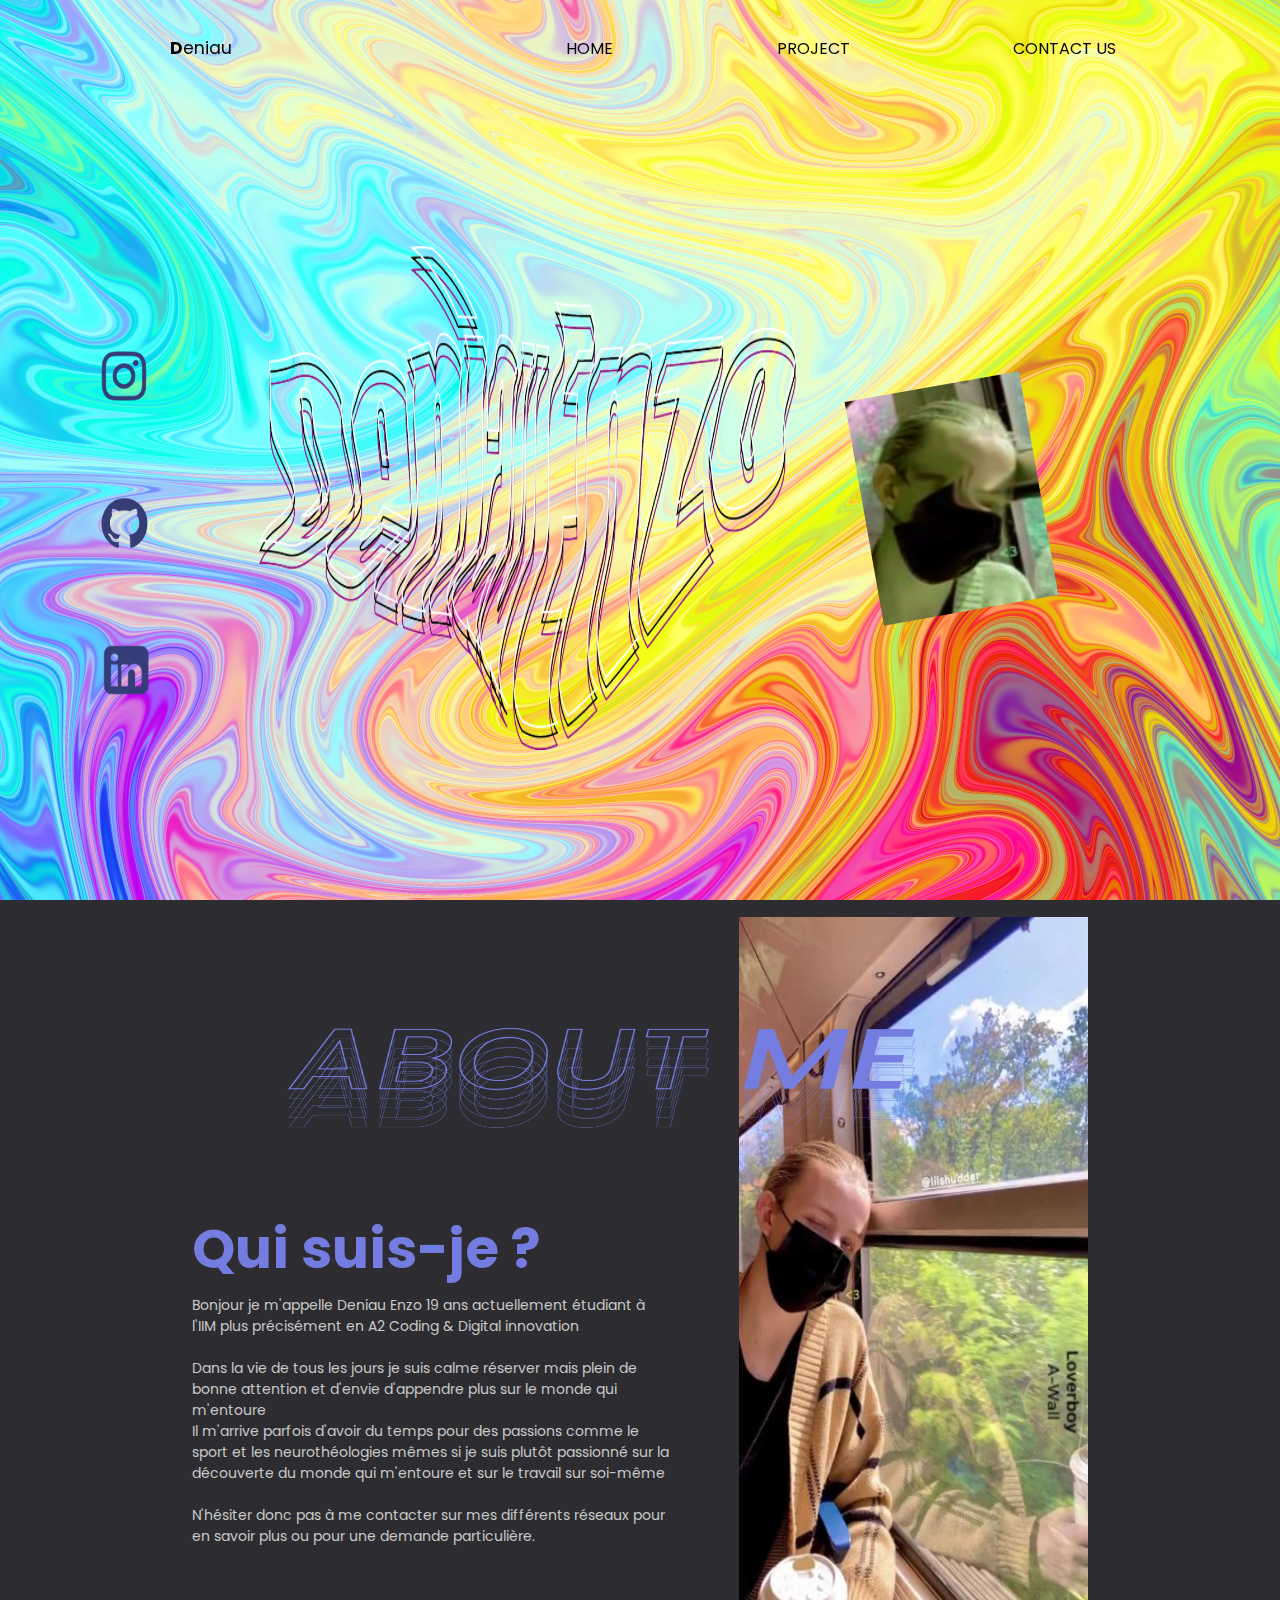
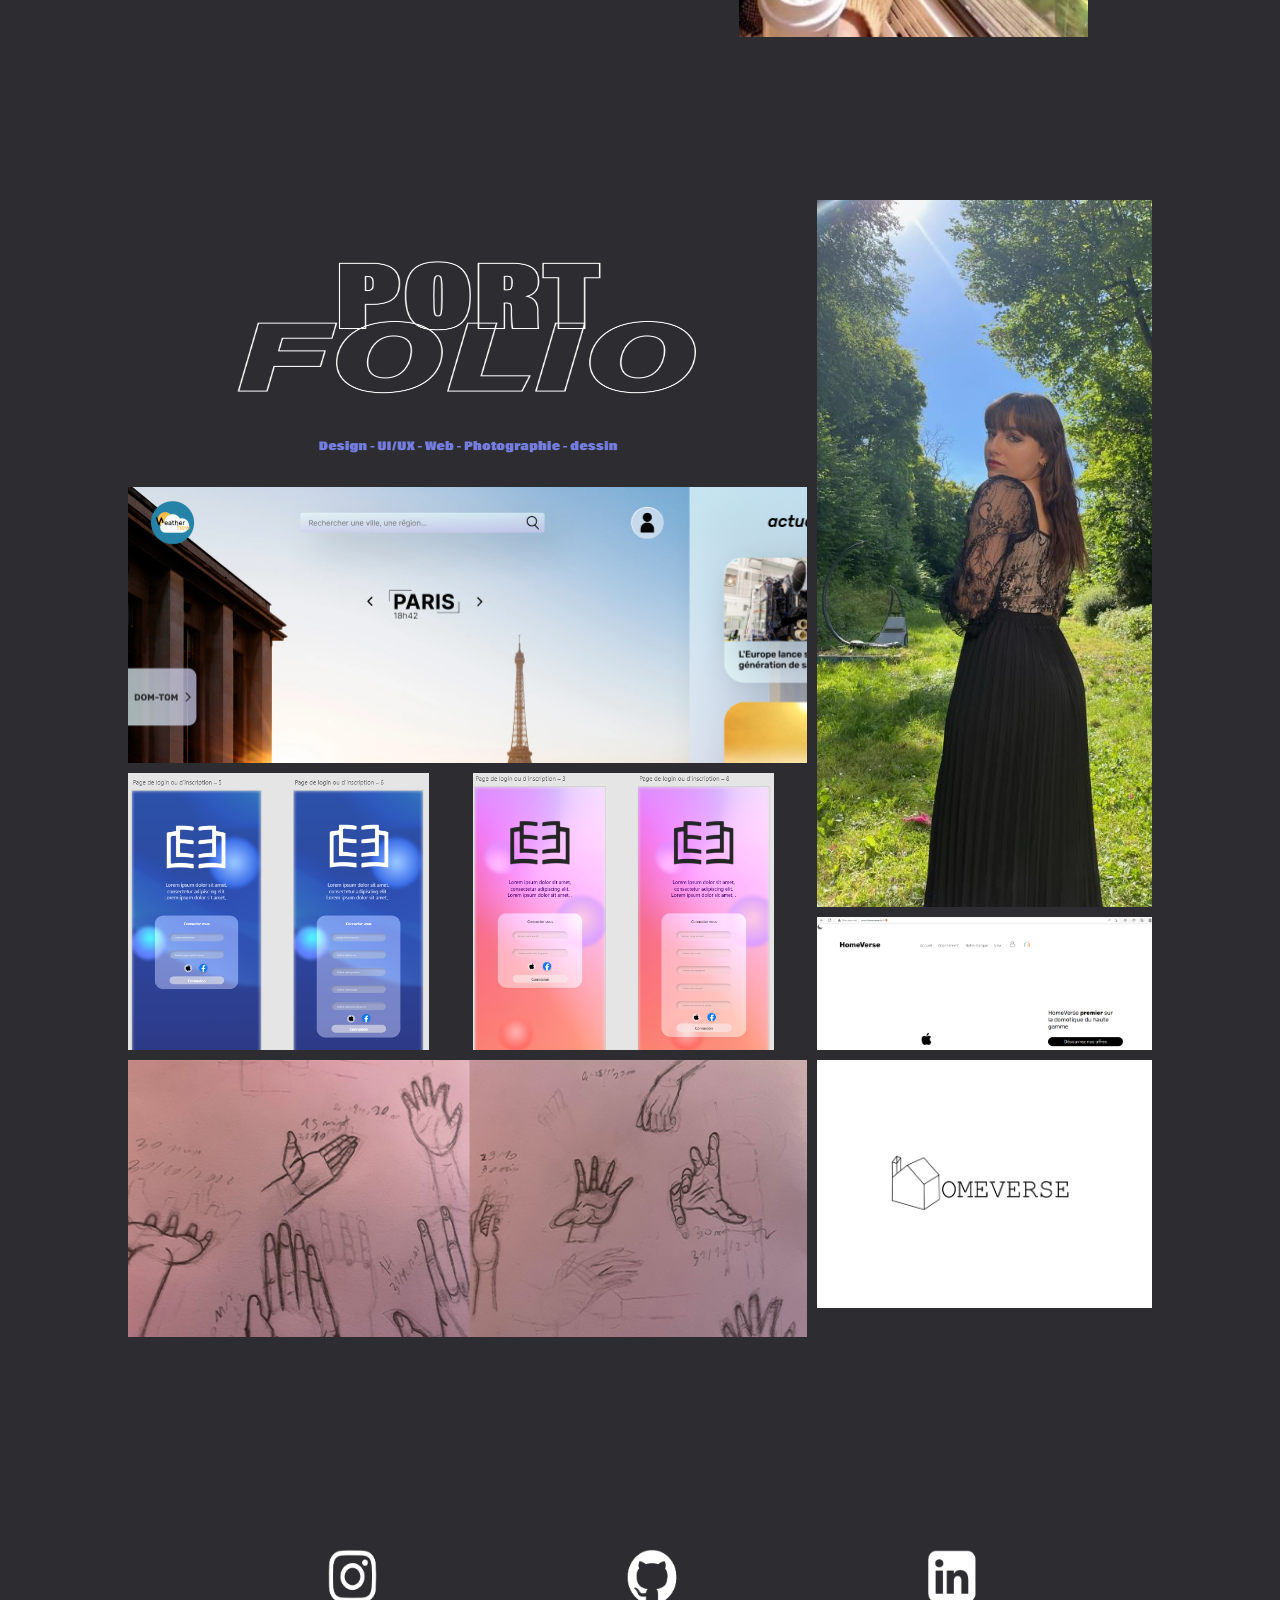
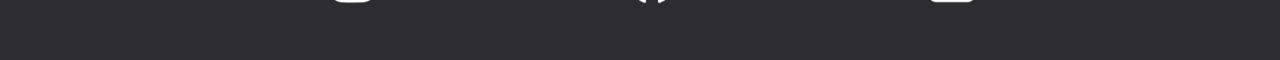
<file: index.html>
<!DOCTYPE html>
<html lang="en">
<head>
    <meta charset="UTF-8">
    <meta http-equiv="X-UA-Compatible" content="IE=edge">
    <meta name="viewport" content="width=device-width, initial-scale=1.0">
    <link rel="stylesheet" href="style.css">
    <title>Portfolio Deniau Enzo</title>
    <meta name="description" content="Découvrez mon portfolio sur toutes mes créations UI/UX, Developpement de site web, photographie, design et dessin...  " />
</head>
<body>
    <header>
        <canvas id="canvas"></canvas>
        <nav>
            <div class="logo">
                <h5><strong>D</strong>eniau</h5>
            </div>
            <div class="hamburger">
                <div class="line1"></div>
                <div class="line2"></div>
                <div class="line3"></div>
            </div>
            <ul class="nav-links">
                <li><a href="index.html">Home</a></li>
                <li><a href="project.html">Project</a></li>
                <li><a href="contact.html">Contact Us</a></li>
            </ul>
        </nav>
        <div class="me">
            <div class="reseaux">
                <a href="https://instagram.com/aiejspquoimettre?igshid=YmMyMTA2M2Y="><img src="img/instagram_logo_black.png" alt=""></a>
                <a href="https://github.com/Enzdo"><img src="img/github_logo_black.png" alt=""></a>
                <a href="https://www.linkedin.com/in/deniau-enzo-29872221a/"><img src="img/linkdlin_logo_black.png" alt=""></a>
            </div>
            <div class="nom">
                <img src="img/PNG/titre.png" alt="">
            </div>
            <div class="photo-moi">
                <video autoplay="autoplay" loop="loop" muted="muted"   src="img/IMG_7572.mp4"></video>
            </div>
        </div>
    </header>
    <main>
        <div class="aboutme">
            <div class="container-me2">
                    <div class="titre-me">
                        <img src="img/PNG/Plan de travail 2.png" alt="">
                    </div>
                    <div class="texte1">
                        <H2>Qui suis-je ?</H2>
                        <p>Bonjour je m'appelle Deniau Enzo 19 ans actuellement étudiant à l'IIM plus précisément en A2 Coding & Digital innovation <br> <br>Dans la vie de tous les jours je suis calme réserver mais plein de bonne attention et d'envie d'appendre plus sur le monde qui m'entoure</p>
                        <p>Il m'arrive parfois d'avoir du temps pour des passions comme le sport et les neurothéologies mêmes si je suis plutôt passionné sur la découverte du monde qui m'entoure et sur le travail sur soi-même <br> <br> N'hésiter donc pas à me contacter sur mes différents réseaux pour en savoir plus ou pour une demande particulière.</p>
                    </div>
                    <img  id="photo" src="img/IMG_7572.jpg" alt="">
            </div>
        </div>
        <div class="portfolio">
            <div class="portfolio-home">
                <div class="portfolio-titre">
                    <!-- <h1>Design</h1> -->
                    <img src="img/PNG/Plan de travail 1.png" alt="">
                </div>
                <div class="box1"></div>
                <div class="box2"></div>
                <div class="box3"></div>
                <div class="box4"></div>
                <div class="box5"></div>
                <div class="box6"></div>
                <div class="box7"></div>
            </div>
        </div>
    </main>
    <footer>
        <div class="reseaux">
            <a href="https://instagram.com/aiejspquoimettre?igshid=YmMyMTA2M2Y="><img src="img/PNG/instagram_logo_WHITE.png" alt=""></a>
            <a href="https://github.com/Enzdo"><img src="img/PNG/github_logo_WHITE.png" alt=""></a>
            <a href="https://www.linkedin.com/in/deniau-enzo-29872221a/"><img src="img/PNG/linkdlin_logo_WHITE.png" alt=""></a>
        </div>
    </footer>
    <script src="main.js"></script>
</body>
</html>
</file>
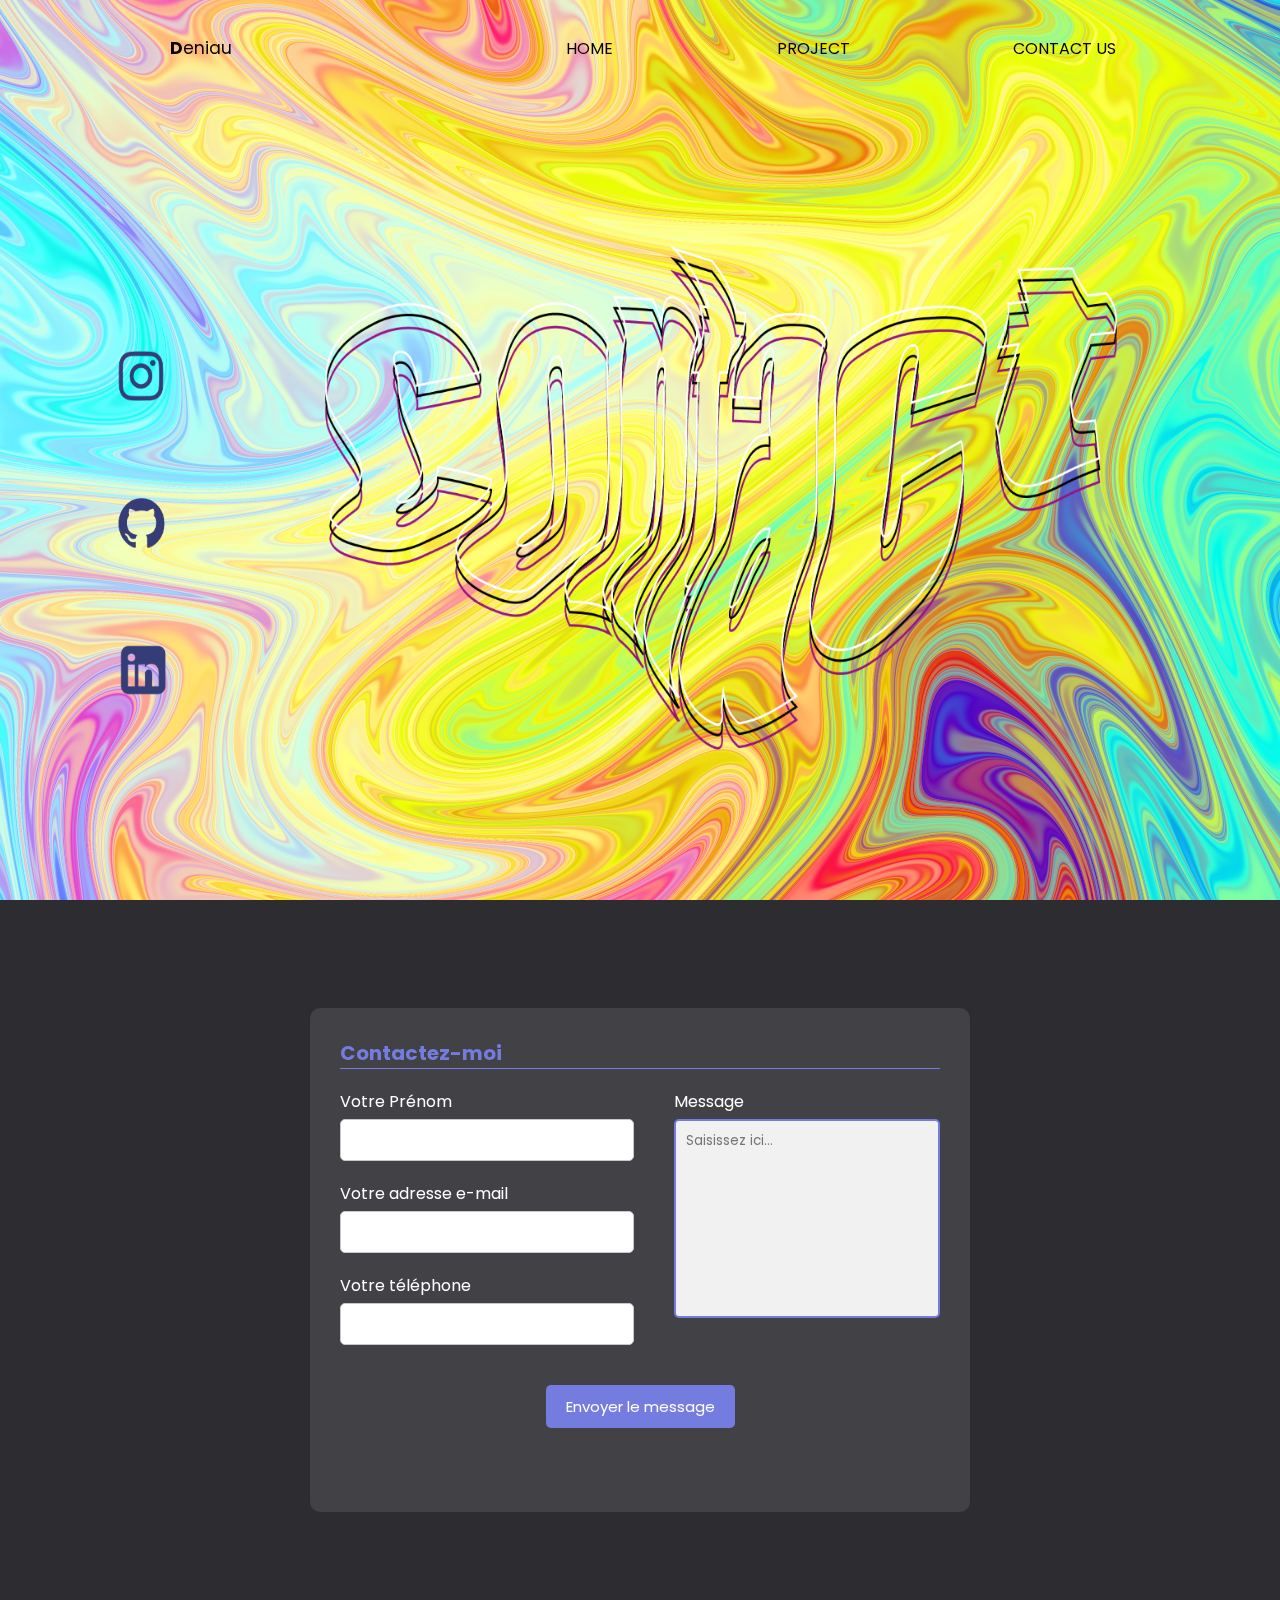
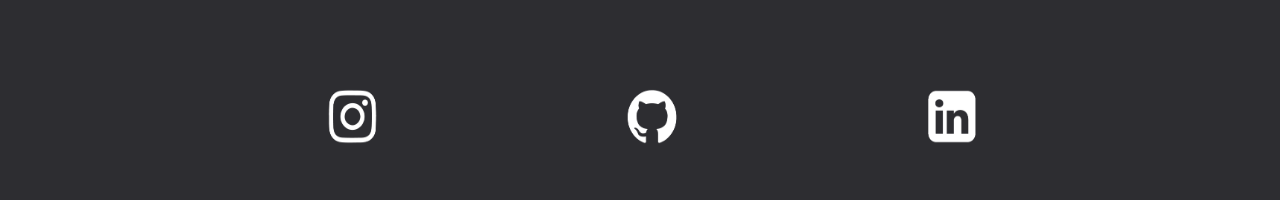
<file: contact.html>
<!DOCTYPE html>
<html lang="en">
<head>
    <meta charset="UTF-8">
    <meta http-equiv="X-UA-Compatible" content="IE=edge">
    <meta name="viewport" content="width=device-width, initial-scale=1.0">
    <link rel="stylesheet" href="style.css">
    <title>Contact Deniau Enzo</title>
    <meta name="description" content="Sur cette page seront ecrite toutes les informations pour me contacter ainsie qu'un formulaire a remplir pour m'envoyer directement un message  " />
</head>
<body>
    <header>
      <canvas id="canvas" width="1920" height="1080"></canvas>
      <nav>
        <div class="logo">
            <h5><strong>D</strong>eniau</h5>
        </div>
        <div class="hamburger">
            <div class="line1"></div>
            <div class="line2"></div>
            <div class="line3"></div>
        </div>
        <ul class="nav-links">
          <li><a href="index.html">Home</a></li>
          <li><a href="project.html">Project</a></li>
          <li><a href="contact.html">Contact Us</a></li>
        </ul>
    </nav>
        <div class="me">
            <div class="reseaux">
                <a href="https://instagram.com/aiejspquoimettre?igshid=YmMyMTA2M2Y="><img src="img/instagram_logo_black.png" alt=""></a>
                <a href="https://github.com/Enzdo"><img src="img/github_logo_black.png" alt=""></a>
                <a href="https://www.linkedin.com/in/deniau-enzo-29872221a/"><img src="img/linkdlin_logo_black.png" alt=""></a>
            </div>
            <div class="nom">
              <img src="img/PNG/titre-contact.png" alt="">
          </div>
        </div>
    </header>
    <main>
        <div class="contact">
            <form>
                <h1>Contactez-moi</h1>
                <div class="separation"></div>
                <div class="corps-formulaire">
                  <div class="gauche">
                    <div class="groupe">
                      <label>Votre Prénom</label>
                      <input type="text" autocomplete="off" />
                      <i class="fas fa-user"></i>
                    </div>
                    <div class="groupe">
                      <label>Votre adresse e-mail</label>
                      <input type="text" autocomplete="off" />
                      <i class="fas fa-envelope"></i>
                    </div>
                    <div class="groupe">
                      <label>Votre téléphone</label>
                      <input type="text" autocomplete="off" />
                      <i class="fas fa-mobile"></i>
                    </div>
                  </div>
          
                  <div class="droite">
                    <div class="groupe">
                      <label>Message</label>
                      <textarea placeholder="Saisissez ici..."></textarea>
                    </div>
                  </div>
                </div>
          
                <div class="pied-formulaire" align="center">
                  <button>Envoyer le message</button>
                </div>
              </form>
            </div>
        </div>
    </main>
    <footer>
        <div class="reseaux">
          <a href="https://instagram.com/aiejspquoimettre?igshid=YmMyMTA2M2Y="><img src="img/PNG/instagram_logo_WHITE.png" alt=""></a>
          <a href="https://github.com/Enzdo"><img src="img/PNG/github_logo_WHITE.png" alt=""></a>
          <a href="https://www.linkedin.com/in/deniau-enzo-29872221a/"><img src="img/PNG/linkdlin_logo_WHITE.png" alt=""></a>
        </div>
    </footer>
    <script src="main.js"></script>
</body>
</html>
</file>
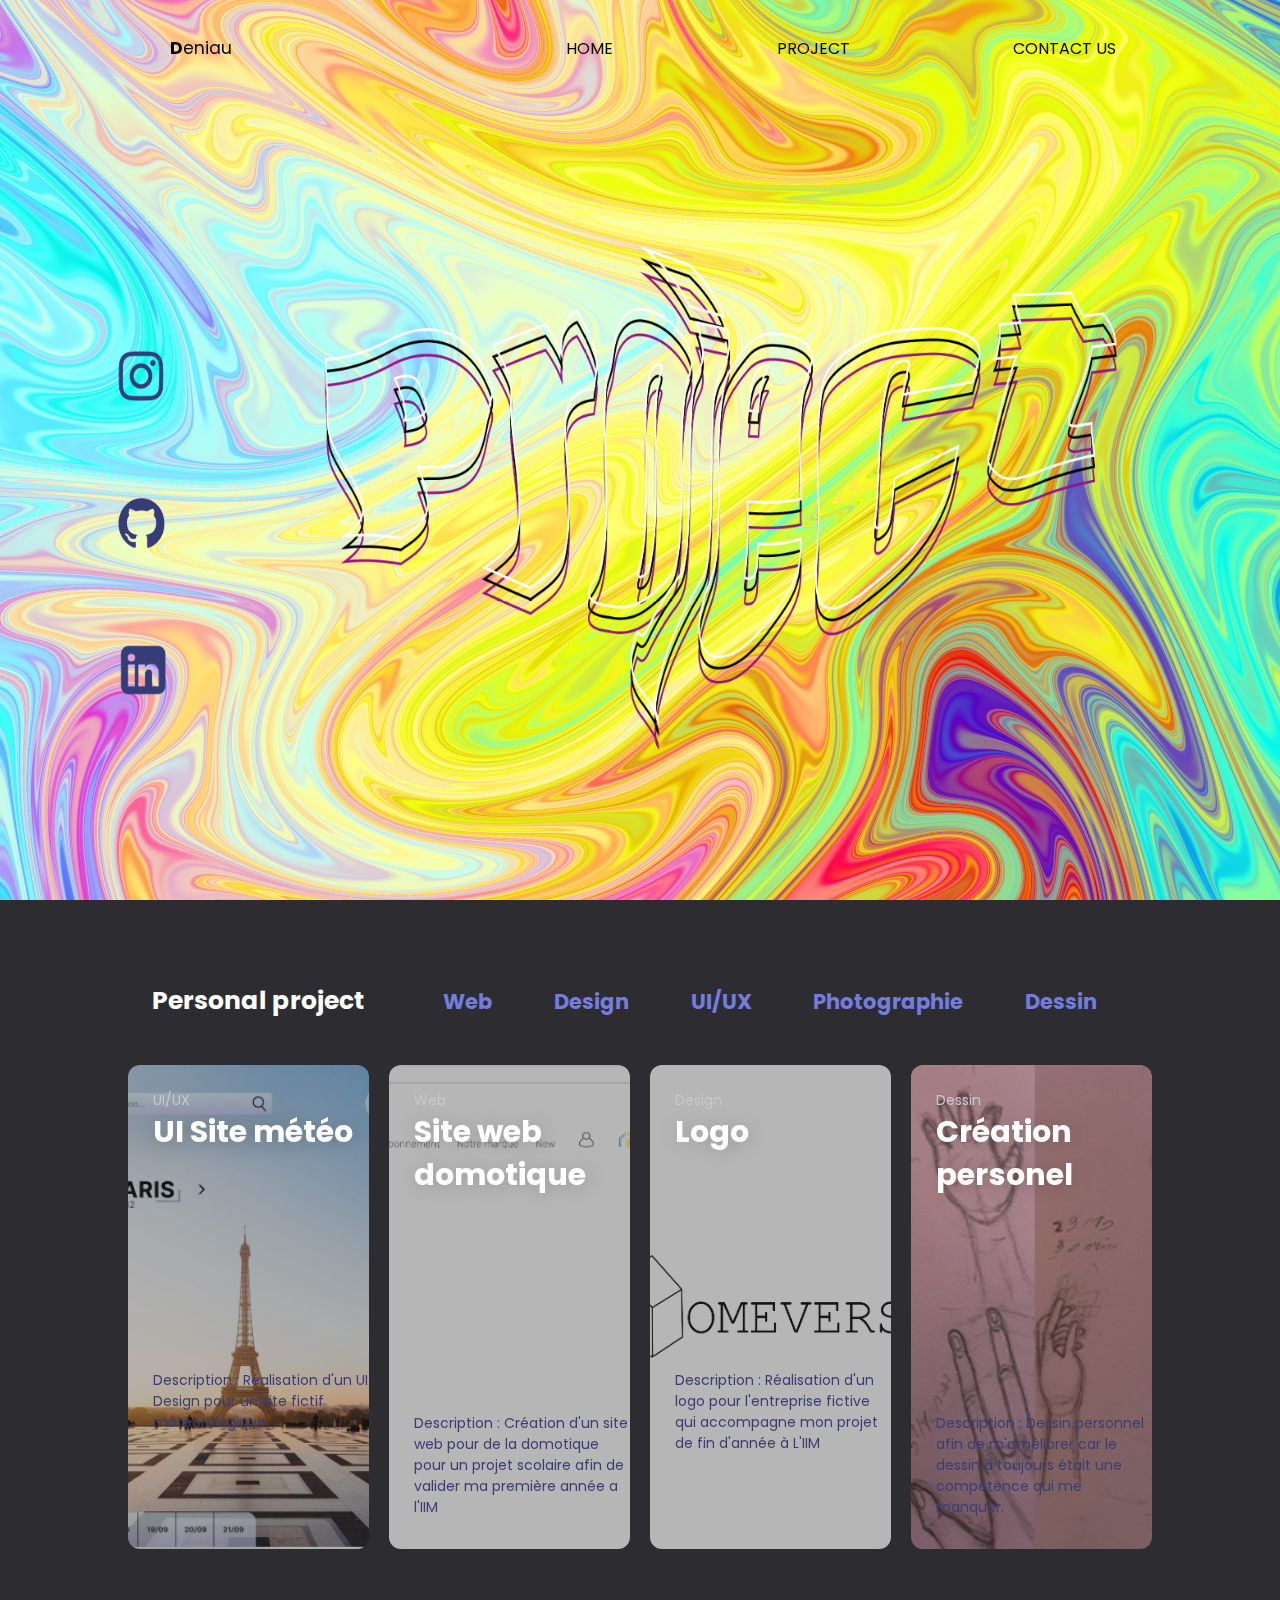
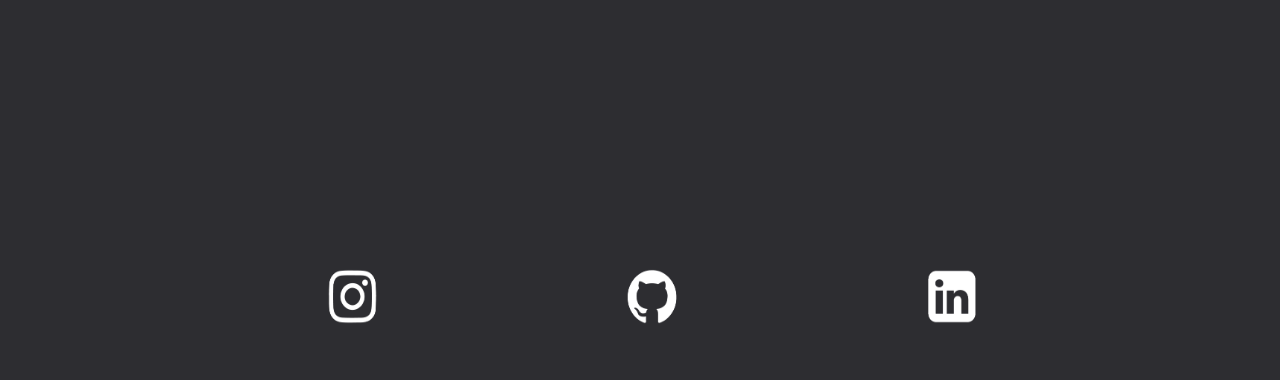
<file: project.html>
<!DOCTYPE html>
<html lang="en">
<head>
    <meta charset="UTF-8">
    <meta http-equiv="X-UA-Compatible" content="IE=edge">
    <meta name="viewport" content="width=device-width, initial-scale=1.0">
    <link rel="stylesheet" href="style.css">
    <title>Mes Projects</title>
    <meta name="description" content="Découvrez ici mes créations qui accompagne mon experience dans le domaine de l'UI/UX, design, le web, le dessin et la photographie... " />
</head>
<body>
    <header>
        <canvas id="canvas" width="1920" height="1080"></canvas>
        <nav>
            <div class="logo">
                <h5><strong>D</strong>eniau</h5>
            </div>
            <div class="hamburger">
                <div class="line1"></div>
                <div class="line2"></div>
                <div class="line3"></div>
            </div>
            <ul class="nav-links">
                <li><a href="index.html">Home</a></li>
                <li><a href="project.html">Project</a></li>
                <li><a href="contact.html">Contact Us</a></li>
            </ul>
        </nav>
        <div class="me">
            <div class="reseaux">
                <a href="https://instagram.com/aiejspquoimettre?igshid=YmMyMTA2M2Y="><img src="img/instagram_logo_black.png" alt=""></a>
                <a href="https://github.com/Enzdo"><img src="img/github_logo_black.png" alt=""></a>
                <a href="https://www.linkedin.com/in/deniau-enzo-29872221a/"><img src="img/linkdlin_logo_black.png" alt=""></a>
            </div>
            <div class="nom">
                <img src="img/PNG/titre-project.png" alt="">
            </div>
        </div>
    </header>
    <main>
        <div class="project">
            <div class="project-me">
                <div class="filter">
                    <h3>Personal project</h3>
                    <div class="filtre">
                        <h4>Web</h4>
                        <h4>Design</h4>
                        <h4>UI/UX</h4>
                        <h4>Photographie</h4>
                        <h4>Dessin</h4>
                    </div>
                </div>
                <div class="container">
                    <section class="hero-section">
                        <div class="card-grid">
                          <a class="card" href="#">
                            <div class="card__background" style="background-image: url('img/box2.png') "></div>
                            <div class="card__content">
                              <p class="card__category">UI/UX</p>
                              <h3 class="card__heading">UI Site météo</h3>
                              <p class="Description">Description : Réalisation d'un UI Design pour un site fictif météorologique </p>
                            </div>
                          </a>
                          <a class="card" href="#">
                            <div class="card__background" style="background-image: url('img/box5.png')"></div>
                            <div class="card__content">
                              <p class="card__category">Web</p>
                              <h3 class="card__heading">Site web domotique</h3>
                              <p class="Description">Description : Création d'un site web pour de la domotique pour un projet scolaire afin de valider ma première année a l'IIM </p>
                            </div>
                          </a>
                          <a class="card" href="#">
                            <div class="card__background" style="background-image: url('img/box7.png')"></div>
                            <div class="card__content">
                              <p class="card__category">Design</p>
                              <h3 class="card__heading">Logo</h3>
                              <p class="Description">Description : Réalisation d'un logo pour l'entreprise fictive qui accompagne mon projet de fin d'année à L'IIM </p>
                            </div>
                          </li>
                          <a class="card" href="#">
                            <div class="card__background" style="background-image: url('img/box6.jpg')"></div>
                            <div class="card__content">
                              <p class="card__category">Dessin</p>
                              <h3 class="card__heading">Création personel</h3>
                              <p class="Description">Description : Dessin personnel afin de m'améliorer car le dessin à toujours était une compétence qui me manquer. </p>
                            </div>
                          </a>
                          
                        <div>
                      </section>
                </div>
            </div>
        </div>
    </main>
    <footer>
        <div class="reseaux">
            <a href="https://instagram.com/aiejspquoimettre?igshid=YmMyMTA2M2Y="><img src="img/PNG/instagram_logo_WHITE.png" alt=""></a>
            <a href="https://github.com/Enzdo"><img src="img/PNG/github_logo_WHITE.png" alt=""></a>
            <a href="https://www.linkedin.com/in/deniau-enzo-29872221a/"><img src="img/PNG/linkdlin_logo_WHITE.png" alt=""></a>
        </div>
    </footer>
    <script src="main.js"></script>
</body>
</html>
</file>
<file: style.css>
@import url('https://fonts.googleapis.com/css2?family=Poppins:ital,wght@0,100;0,200;0,300;0,400;0,500;0,600;0,700;0,800;0,900;1,100;1,200;1,300;1,400;1,600;1,700;1,800;1,900&display=swap');

*{
    margin: 0;
    padding: 0;
    box-sizing: border-box;
    font-family: 'Poppins' ;
}

svg{

 width: 100vh;
 z-index: 4;
}
header{
    width: 100%;
    height: 100vh;
    display: flex;
    flex-wrap: wrap;
    justify-content: center;
    color: #161616;
}

.logo{
    width: 40%;
    display: flex;
    align-items: center;
    justify-content: center;
}
h5{
    font-weight: 400;
    font-size: 17px;
    color: #000000;
    width: 40%;
}
canvas{
    /* filter: saturate(0); */
    position: absolute;
    width: 100%;
    height: 100%;

}

nav{
    height: 6rem;
    width: 100vw;
    display: flex;
    z-index: 10;
}

/*Styling logo*/
.logo{
    padding:1vh 1vw;
    text-align: center;
}
.logo img {
    height: 5rem;
    width: 5rem;
}

/*Styling Links*/
.nav-links{
    display: flex;
    list-style: none; 
    width: 88vw;
    padding: 0 0.7vw;
    justify-content: space-evenly;
    align-items: center;
    text-transform: uppercase;
}
.nav-links li a{
    color: #000000;
    text-decoration: none;
    margin: 0 0.7vw;
}
.nav-links li a:hover {
    color: #3a3e74;
}
.nav-links li {
    position: relative;
}
.nav-links li a::before {
    content: "";
    display: block;
    height: 3px;
    width: 0%;
    background-color: #124958;
    position: absolute;
    transition: all ease-in-out 250ms;
    margin: 0 0 0 10%;
}
.nav-links li a:hover::before{
    width: 80%;
}

/*Styling Hamburger Icon*/
.hamburger div{
    width: 30px;
    height:3px;
    background: #000000;
    margin: 5px;
    transition: all 0.3s ease;
}
.hamburger{
    display: none;
}

/*Animating Hamburger Icon on Click*/
.toggle .line1{
    transform: rotate(-45deg) translate(-5px,6px);
}
.toggle .line2{
    transition: all 0.7s ease;
    width:0;
}
.toggle .line3{
    transform: rotate(45deg) translate(-5px,-6px);
}
/* nav{
    border-top: solid 1px #000000;
    z-index: 10;
    width: 90%;
    height: 5%;
    display: flex;
    justify-content: center;
    align-items: center;
}

ul{
    display: flex;
    justify-content: space-around;
    align-items: center;
    width: 60%;
    height: 100%;
}
li{
    list-style: none;
    font-size: 15px; 
    cursor: pointer;
}

nav a{
    text-decoration: none;
    color: #000000;
    transition-duration: 0.5s;
} */
header .nom img{
    width: 80%;
    height: 80%;
    
}

.me h1{
    color: white;
    font-size: 900%;
}
.me h2{
    color: white;
    font-size: 400%;
}
.me{

    width: 90%;
    height: 70%;
    display: flex;
    align-items: center;
    justify-content: flex-start;
}

header .reseaux{
    z-index: 2;
    display: flex;
    justify-content: space-around;
    flex-direction: column;
    align-items: center;
    width: 10%;
    height: 70%;
  }
  header .reseaux a{
    width: 30px;
    height: 30px;
}
header .reseaux img{
    width: 80px;
    height: 80px;
}
.nom{
    z-index: 2;
    width: 100%;
    height: 100%;
    padding-left: 5%;
    display: flex;
    justify-content: center;
    align-content: center;
    align-items: center;
}
.photo-moi{
    display: flex;
    justify-content: flex-start;
    align-items: center;
    height: 100%;
    width: 50%;
    z-index: 2;
}
.photo-moi video{
    /* border: white 3px solid; */
    transform: rotate(-10deg);
    height: 50%;
    width: 50%;
    
    filter: hue-rotate(60deg);

}
.me-image{
    z-index: 0;
    position: absolute;
    display: flex;
    justify-content: center;
    margin-left: 50%;
    width: 40%;
    height: 60%;
}
.me .me-image img{
    height: 100%;
    width: 70%;
    z-index: 10;
}


/* .me p {
    color: #ffffff;
    font-size: 300%;
} */
.wave-header, .wave-aboutme, .wave-project{
    position: absolute;
    z-index: 1;
    width: 100%;
}


.aboutme{
    z-index: 2;
    background-color: #2d2d31;
    width: 100%;
    height: 100vh;
    display: flex;
    align-items: center;
    justify-content: center;
}
.container-me{
    width: 80%;
    height: 95%;
    display: flex;
    flex-direction: column;
    justify-content: center;
    align-items: center;
    margin-top: 0%;
    padding:5%;
}
.container-me2{
    display: grid;
grid-template-columns: repeat(5, 1fr);
grid-template-rows: repeat(5, 1fr);
grid-column-gap: 15px;
grid-row-gap: 10px;
    width: 70%;
    height: 100%;
}
.container-me2 .titre-me{
    z-index: 10;
    grid-column: 1/5;
    grid-row: 1/3;
    width: 100%;
    height: 100%;
}
.container-me2 .titre-me img{
    z-index: 10;
    margin-left: 8%;
    width: 100%;
    height: 80%;
}
.container-me2 img{
    z-index: 0;
    width: 100%;
    height: 80%;
    grid-column: 4/6;
    grid-row: 1/7;
    margin-top: 5%;
}
.texte1{
    display: flex;
    flex-direction: column;
    align-content: center;
    margin-top: -10%;
    width: 90%;
    height: 100%;
    grid-column: 1/4;
    grid-row: 3/6;
}



/* grid de la home page portfolio  */

.portfolio{
    background-color: #2d2d31;
    display: flex;
    justify-content: center;
    width: 100%;
    height: 100vw;
}
.portfolio-home{
    display: grid;
grid-template-columns: repeat(6, 1fr);
grid-template-rows: repeat(9, 1fr);
grid-column-gap: 10px;
grid-row-gap: 10px;
width: 80%;
height: 100%;
}
.portfolio-titre{
    grid-column: 1/5;
    grid-row: 1/3;
}
.portfolio-titre img{
    width: 100%;
    height: 100%;
}
.box1{
    background-image: url("img/box1.jpg");
    background-repeat: no-repeat;
    background-size: cover;
    grid-column: 5/7;
    grid-row: 1/6;
}
.box2{
    background-image: url("img/box2.png");
    background-repeat: no-repeat;
    background-size: auto;
    grid-column: 1/5;
    grid-row: 3/5;
}
.box3{
    background-image: url("img/box3.png");
    background-repeat: no-repeat;
    background-size: 90%;
    grid-column: 1/3;
    grid-row: 5/7;
}
.box4{
    background-image: url("img/box4.png");
    background-repeat: no-repeat;
    background-size: 90%;
    grid-column: 3/5;
    grid-row: 5/7;
}
.box5{
    background-image: url("img/box5.png");
    background-repeat: no-repeat;
    background-size: 100%;
    grid-column: 5/7;
    grid-row: 6/7;
}
.box6{
    background-image: url("img/box6.jpg");
    background-repeat: no-repeat;
    background-size: cover;
    grid-column: 1/5;
    grid-row: 7/9;
}
.box7{
    background-image: url("img/box7.png");
    background-repeat: no-repeat;
    background-size: 100%;
    grid-column: 5/7;
    grid-row: 7/9;
}

h6{
    font-size: 25px;
    color: rgb(255, 255, 255);
    padding-bottom: 5%;
}
h3{
    font-size: 25px;
    color: rgb(255, 255, 255);
}
 h4{
    color: #747cdf;
    font-size: 21px;
    margin-bottom: 5%;
 }
 h2{
    color: #747cdf;
    font-size: 55px;
    margin-bottom: 1%;
 }
 p{
    color: #c9c9c9;
    font-size: 14px;
 }

.cv{
    width: 70%;
    height: 100%;
    display: flex;
    flex-direction: column;
    align-items: center;
}

.description{
    width: 30%;
    height: 100%;
    display: flex;
    flex-direction: column;
    align-items: flex-start;
}
.description p{
    color: #000000;
}

.cv img, .description img{
    width: 40%;
    height: 75%;
}
.description{
    width: 50%;
    height: 100%;
}


/* filter */

.filter{
    display: flex;
    justify-content: space-around;
    align-items: center;
    align-content: center;
    width: 100%;
    height: 10%;
}
.filtre{
    display: flex;
    justify-content: space-around;
    align-items: center;
    align-content: center;
    width: 70%;
}
.filtre h4{
    margin-bottom: 0;
    transition-duration: 0.5s;
}
.filtre h4:hover{
    color: white;
    cursor: pointer;
}
.project{
    z-index: 1;
    background-color: #2d2d31;
    width: 100%;
    height: 100vh;
    display: flex;
    justify-content: center;
}
.project-me{
    padding-top: 5%;
    display: flex;
    flex-wrap: wrap;
    justify-content: center;
    width: 80%;
    height: 90%;
}

.container{
    display: flex;
    align-items: center;
    justify-content: space-around;
    width: 80%;
    height: 70%;
    border-radius: 12px;
    margin-top: 3%;
    position: absolute;
}
.hero-section{
    align-items: flex-start;
    display: flex;
    align-items: center;
    height: 100%;
    justify-content: space-around;
  }
  .card-grid{
    display: grid;
grid-template-columns: repeat(4, 1fr);
grid-template-rows: repeat(1, 1fr);
grid-column-gap: 20px;
grid-row-gap: 20px;
    width: 100%;
    height: 80%;
  }

  .card{
    list-style: none;
    position: relative;
  }
  
  .card:before{
    content: '';
    display: block;

    width: 100%;
  }
  .card-grid a{
    text-decoration: none;
  }
  .card__background{
    background-size: cover;
    background-position: center;
    border-radius: 12px;
    bottom: 0;
    filter: brightness(0.75) saturate(1.2) contrast(0.85);
    left: 0;
    position: absolute;
    right: 0;
    top: 0;
    transform-origin: center;
    transform: scale(1) translateZ(0);
    transition: 
      filter 200ms linear,
      transform 200ms linear;
  }

  .card:hover .card__background{
    transform: scale(1.05) translateZ(0);
  }
  
  .card-grid:hover > .card:not(:hover) .card__background{
    filter: brightness(0.5) saturate(0) contrast(1.2) blur(20px);
  }
  
  .card__content{
    left: 0;
    padding-left: 25px;
    padding-top: 25px;
    position: relative;
    top: 0;
  }
  
  .card__category p{
    color: white;
    font-size: 0.9rem;
    text-transform: uppercase;
  }
  
  .card__heading{
    color: white;
    font-size: 1.9rem;
    text-shadow: 2px 2px 20px rgba(0,0,0,0.2);
    line-height: 1.4;
  }
  .Description{
    margin-top: 100%;
    color: #3a3e74;
  }


.contact{
    z-index: -1;
    background-color: #2d2d31;
    width: 100%;
    height: 80vh;
    display: flex;
    align-items: center;
    justify-content: center;
}

form {
    padding: 30px;
    background: rgba( 255, 255, 255, 0.1 );
    box-shadow: 0 8px 32px 0 (#001b2a);
    backdrop-filter: blur( 4px );
    -webkit-backdrop-filter: blur( 4px );
    border-radius: 10px;
    color: #ffffff;
    border-radius: 10px;
    height: 70%;
  }
  form h1 {
    font-size: 20px;
    color: #747cdf;
  }
  form .separation {
    width: 100%;
    height: 1px;
    background-color: #747cdf;
  }
  form .corps-formulaire {
    display: flex;
    flex-wrap: wrap;
    margin-bottom: 30px;
  }
  form .corps-formulaire .groupe {
    position: relative; /* Pour mettre positionner l’élément dans le flux normal de la page */
    margin-top: 20px;
    display: flex;
    flex-direction: column;
  }
  form .corps-formulaire .gauche .groupe input {
    margin-top: 5px;
    padding: 10px 5px 10px 30px;
    border: 1px solid #c9c9c9;
    outline-color: #747cdf;
    color: #000000;
    border-radius: 5px;
  }
  form .corps-formulaire .gauche .groupe i {
    position: absolute; /* positionné par rapport à son parent le plus proche positionné */
    left: 0;
    top: 25px;
    padding: 9px 8px;
    color: #000000;
  }
  form .corps-formulaire .droite {
    margin-left: 40px;
  }
  form .corps-formulaire .droite .groupe {
    height: 100%;
  }
  form .corps-formulaire .droite .groupe textarea {
    margin-top: 5px;
    padding: 10px;
    background-color: #f1f1f1;
    border: 2px solid #747cdf;
    outline: none;
    border-radius: 5px;
    resize: none;
    height: 72%;
  }
  form .pied-formulaire button {
    margin-top: 10px;
    background-color: #747cdf;
    color: rgb(255, 255, 255);
    font-size: 15px;
    border: none;
    padding: 10px 20px;
    border-radius: 5px;
    outline: none;
    cursor: pointer;
    transition: transform 0.5s;
  }
  form .pied-formulaire button:hover {
    transform: scale(1.05);
  }

  footer{
    width: 100%;
    height: 20vh;
    display: flex;
    justify-content: center;
    background-color: #2d2d31;
  }
    footer .reseaux{
    display: flex;
    justify-content: space-around;
    flex-direction: row;
    align-items: center;
    width: 70%;
    height: 100%;
  }
  footer a{
    width: 7%;
    height: 40%;
  }
  footer img{
    width: 85px;
    height: 85px;
  }
  
  /*Stying for small screens*/
@media screen and (max-width: 920px){
    nav{
        position: fixed;
        z-index: 100;
        color: white;
    }
    .nav-links li a{
        color: #000000;
        text-decoration: none;
        margin: 0 0.7vw;
    }
    .hamburger{
        display:block;
        position: absolute;
        cursor: pointer;
        right: 5%;
        top: 50%;
        transform: translate(-5%, -50%);
        z-index: 2;
        transition: all 0.7s ease;
    }
    .nav-links{
        position: fixed;
        background: #ffffff;
        height: 100%;
        width: 100vw;
        flex-direction: column;
        clip-path: circle(50px at 90% -20%);
        -webkit-clip-path: circle(50px at 90% -10%);
        transition: all 1s ease-out;
        pointer-events: none;
    }
    .nav-links.open{
        clip-path: circle(1000px at 90% -10%);
        -webkit-clip-path: circle(1000px at 90% -10%);
        pointer-events: all;
    }
    .nav-links li{
        opacity: 0;
    }
    .nav-links li:nth-child(1){
        transition: all 0.5s ease 0.2s;
    }
    .nav-links li:nth-child(2){
        transition: all 0.5s ease 0.4s;
    }
    .nav-links li:nth-child(3){
        transition: all 0.5s ease 0.6s;
    }
    .nav-links li:nth-child(4){
        transition: all 0.5s ease 0.7s;
    }
    .nav-links li:nth-child(5){
        transition: all 0.5s ease 0.8s;
    }
    .nav-links li:nth-child(6){
        transition: all 0.5s ease 0.9s;
        margin: 0;
    }
    .nav-links li:nth-child(7){
        transition: all 0.5s ease 1s;
        margin: 0;
    }
    li.fade{
        opacity: 1;
    }
    .portfolio{
        display: none;
    }
    
    .me{
        flex-direction: column;
        margin-top: 30%;
    }
    .me .nom{
        width: 100%;
        justify-content: center;
    }
    .me .reseaux{
        display: none;
    }
    .me .photo-moi{
        display: none;
    }
    .container-me2{
        width: 90%;
    }
    .container-me2 .titre-me{
        grid-column: 1/6;
        grid-row: 1/2;
    }
    .container-me2 img{
        grid-column: 4/6;
        grid-row: 2/5;
    }
    .container-me2 .titre-me img {
        margin-left: 0%;
    }
    .texte1{
        margin-top: 0%;
        grid-column: 1/4;
        grid-row: 2/5;
        overflow: scroll;
        text-overflow: clip;
    }
    .texte1 h2{
        font-size: 15px;
    }
    .texte1 p{
        font-size: 12px;
    }
    .filter{
        display: flex;
        flex-direction: column;
    }
    .filter h3{
        font-size: 15px;
    }
    .filter h4{
        font-size: 10px;
    }
    form .corps-formulaire .droite {
        margin-left: 0px;
      }

      footer a{
        width: 22%;
        height: 40%;
      }

    .project-me{
        width: 80%;
        height: 100%;
    }
    .container{
        height: 100%;
    }
      .card-grid{
        display: grid;
    grid-template-columns: repeat(2, 1fr);
    grid-template-rows: repeat(2, 1fr);
    grid-column-gap: 20px;
    grid-row-gap: 20px;
    width: 100%;
    height: 80%;
      }
      .card-grid a{
        text-decoration: none;
      }
      .card{
        width: 100%;
        height: 100%;
      }
      .card h3{
        font-size: 12px;
      }
      .card__category{
        font-size: 8px;
      }
      .card__heading{
        color: white;
        font-size: 1.9rem;
        text-shadow: 2px 2px 20px rgba(0,0,0,0.2);
        line-height: 1.4;
      }
      .card__content{
        padding-left: 10px;
        padding-top: 10px;
      }
      .Description{
        font-size: 9px;
        margin-top: 10%;
      }
      form{
        margin-top: 5%;
        width: 80%;
        height: 100%;
      }
      form .corps-formulaire{
        display: flex;
        flex-direction: column;
        justify-content: space-around;
        align-items: center;
      }
      form .corps-formulaire .droite {
        width: 90%;
        height: 90%;
      }
      form .corps-formulaire .droite .groupe{
        height: 100%;
      }
      form .corps-formulaire .gauche {
        width: 90%;
      }

      footer{
        width: 100%;
        height: 20vh;
        display: flex;
        justify-content: center;
        background-color: #2d2d31;
      }
        footer .reseaux{
        display: flex;
        justify-content: space-around;
        flex-direction: row;
        align-items: center;
        width: 100%;
        height: 100%;
      }
      footer a{
        width: 7%;
        height: 40%;
      }
      footer img{
        width: 45px;
        height: 45px;
      }
}
</file>
